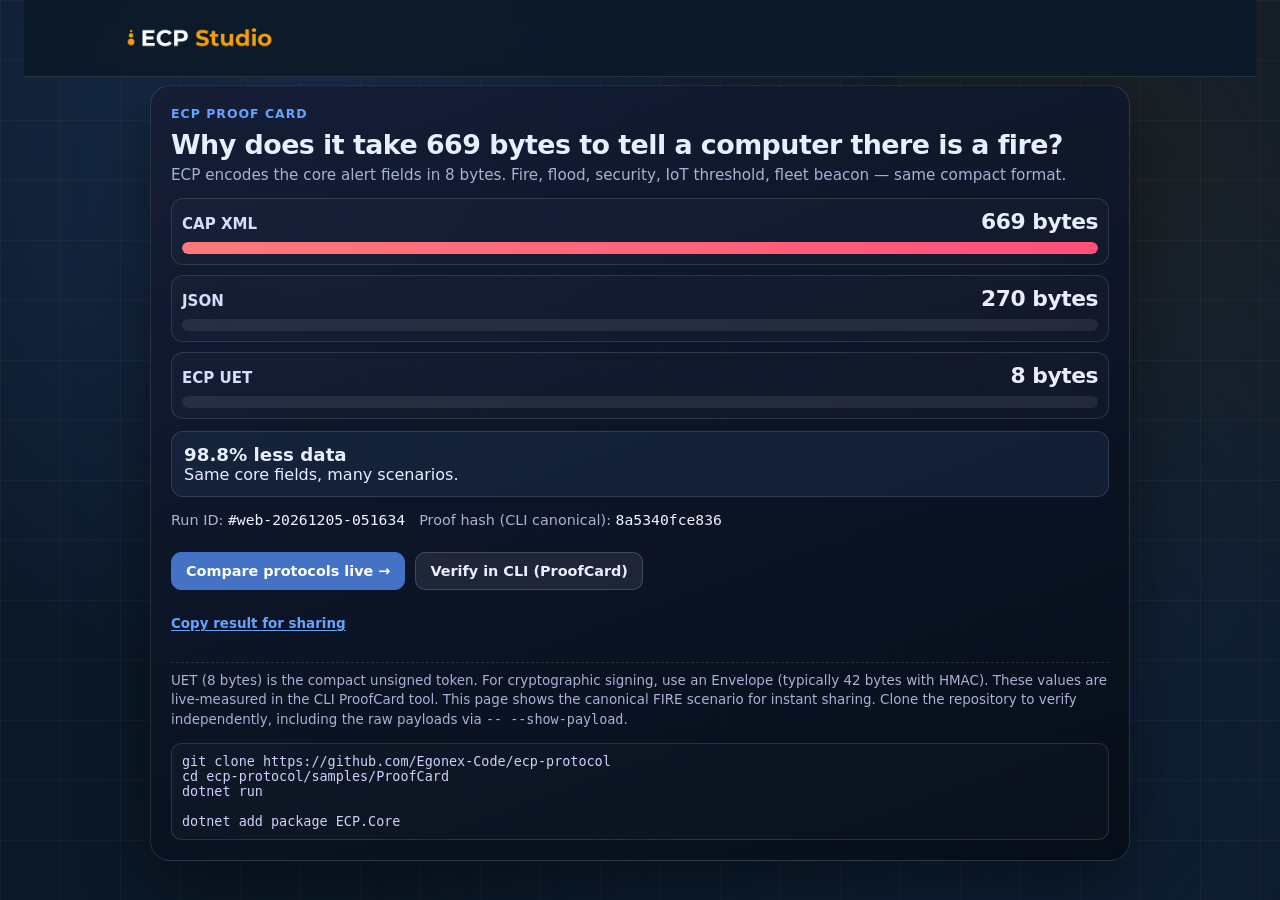
<file: docs/index.html>
<!doctype html>
<html lang="en">
<head>
  <meta charset="utf-8">
  <meta http-equiv="refresh" content="0;url=proof/">
  <title>ECP Protocol</title>
</head>
<body>
  <p>Redirecting to <a href="proof/">ECP Proof</a>...</p>
</body>
</html>
</file>
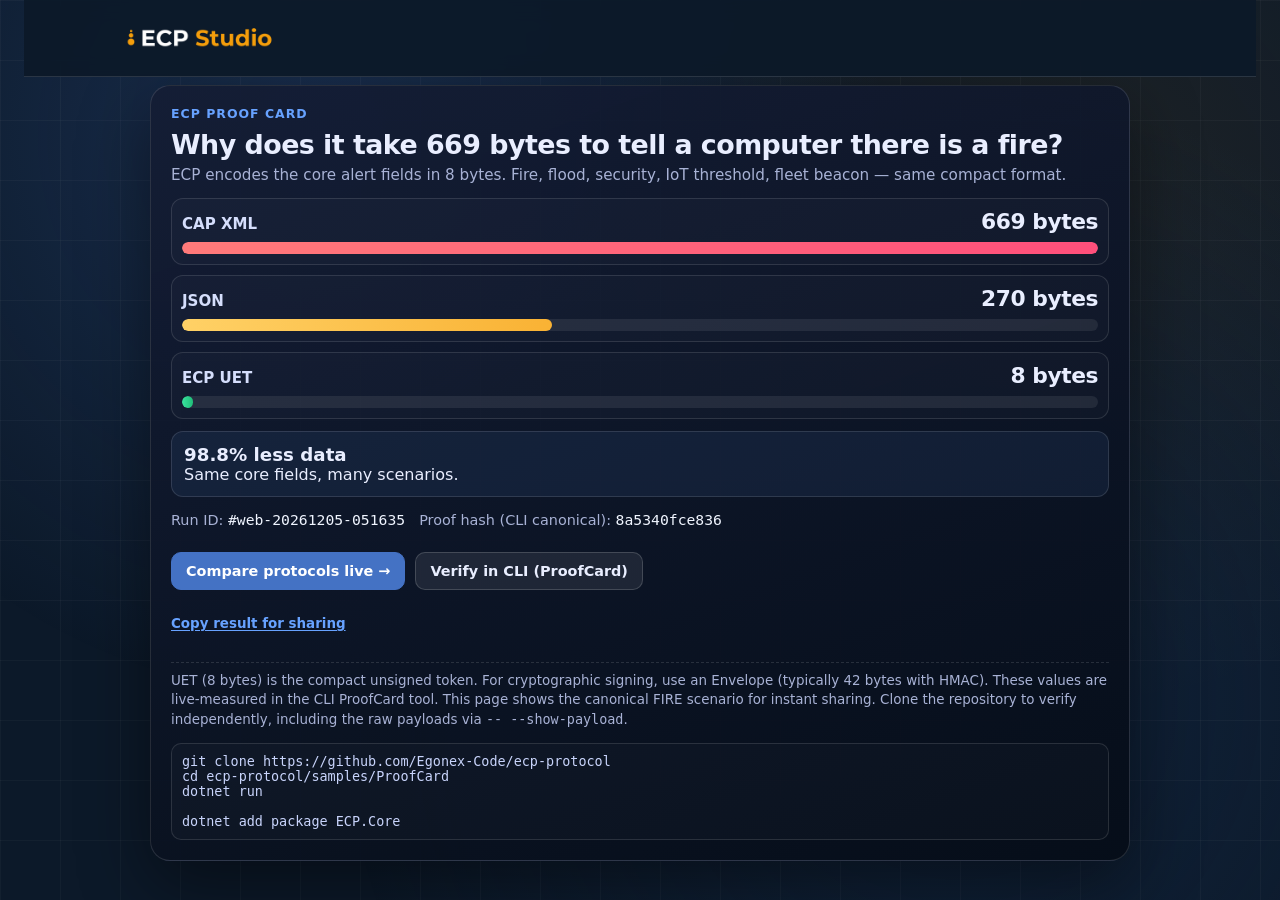
<file: docs/proof/index.html>
<!doctype html>
<html lang="en">
<head>
  <meta charset="utf-8">
  <meta name="viewport" content="width=device-width, initial-scale=1">
  <title>ECP Proof - 669 vs 8</title>
  <meta name="description" content="Canonical ECP benchmark: CAP XML 669 bytes, JSON 270 bytes, ECP UET 8 bytes. One machine alert, many scenarios.">
  <meta property="og:title" content="669 bytes for one machine alert. ECP does it in 8.">
  <meta property="og:description" content="CAP XML: 669 bytes. JSON: 270 bytes. ECP: 8 bytes. Benchmark shown with a canonical fire scenario, applicable to emergency, telemetry, command, and beacon alerts.">
  <meta property="og:type" content="website">
  <meta property="og:url" content="https://egonex-code.github.io/ecp-protocol/proof/">
  <meta name="twitter:card" content="summary">
  <meta name="twitter:title" content="669 bytes for one machine alert. ECP does it in 8.">
  <meta name="twitter:description" content="CAP XML: 669 bytes. JSON: 270 bytes. ECP: 8 bytes. Benchmark shown with a canonical fire scenario, applicable to emergency, telemetry, command, and beacon alerts.">
  <style>
    :root {
      --bg-dark: #0c1929;
      --bg-dark-mid: #132742;
      --bg-dark-deep: #060d18;
      --text: #e9eeff;
      --muted: #a8b2d5;
      --cap: #ff6b6b;
      --json: #ffd166;
      --ecp: #31e08b;
      --accent: #67a2ff;
      --border: rgba(255, 255, 255, 0.12);
      --border-light: rgba(255, 255, 255, 0.16);
      --top-shell-height: 72px;
    }

    * {
      box-sizing: border-box;
    }

    body {
      margin: 0;
      min-height: 100vh;
      font-family: ui-sans-serif, system-ui, -apple-system, Segoe UI, Roboto, Helvetica, Arial, sans-serif;
      color: var(--text);
      background: var(--bg-dark);
      position: relative;
      isolation: isolate;
      display: flex;
      flex-direction: column;
      align-items: center;
      padding: 0 24px 24px;
    }

    body::before {
      content: "";
      position: fixed;
      inset: 0;
      pointer-events: none;
      z-index: -2;
      background:
        radial-gradient(circle at 25% 15%, rgba(68, 114, 196, 0.24), transparent 46%),
        radial-gradient(circle at 75% 78%, rgba(19, 39, 66, 0.62), transparent 52%),
        radial-gradient(circle at 84% 22%, rgba(245, 158, 11, 0.08), transparent 40%);
    }

    body::after {
      content: "";
      position: fixed;
      inset: 0;
      pointer-events: none;
      z-index: -1;
      background-image:
        linear-gradient(rgba(255, 255, 255, 0.03) 1px, transparent 1px),
        linear-gradient(90deg, rgba(255, 255, 255, 0.03) 1px, transparent 1px);
      background-size: 60px 60px;
    }

    .top-shell {
      position: sticky;
      top: 0;
      z-index: 1200;
      width: 100%;
      min-height: var(--top-shell-height);
      border-bottom: 1px solid var(--border);
      background: rgba(12, 25, 41, 0.92);
      backdrop-filter: blur(10px);
    }

    .shell-inner {
      width: min(1080px, 100% - 2rem);
      margin: 0 auto;
      min-height: var(--top-shell-height);
      padding: 0.65rem 0;
      display: flex;
      align-items: center;
    }

    .brand-link {
      display: flex;
      align-items: center;
    }

    .brand-logo {
      display: block;
      width: auto;
      height: 46px;
    }

    .card {
      width: min(980px, 100%);
      margin-top: 8px;
      background: linear-gradient(160deg, rgba(20, 29, 53, 0.95), rgba(6, 13, 24, 0.96));
      border: 1px solid var(--border);
      border-radius: 20px;
      box-shadow: 0 24px 70px rgba(0, 0, 0, 0.45);
      overflow: hidden;
    }

    .inner {
      padding: 20px;
    }

    .eyebrow {
      color: var(--accent);
      letter-spacing: 0.08em;
      text-transform: uppercase;
      font-size: 0.78rem;
      margin-bottom: 8px;
      font-weight: 700;
    }

    h1 {
      margin: 0 0 6px;
      line-height: 1.16;
      font-size: clamp(1.26rem, 2.28vw, 1.68rem);
      letter-spacing: -0.02em;
      white-space: normal;
      overflow-wrap: anywhere;
      text-wrap: balance;
    }

    .sub {
      margin: 0 0 14px;
      color: var(--muted);
      font-size: 0.95rem;
    }

    .metrics {
      display: grid;
      gap: 10px;
      margin-bottom: 12px;
    }

    .metric {
      border: 1px solid var(--border);
      border-radius: 12px;
      padding: 10px;
      background: rgba(255, 255, 255, 0.02);
    }

    .metric-head {
      display: flex;
      align-items: baseline;
      justify-content: space-between;
      gap: 12px;
      margin-bottom: 8px;
    }

    .label {
      font-size: 0.94rem;
      color: #d5defc;
      font-weight: 600;
    }

    .value {
      font-size: 1.36rem;
      font-weight: 800;
      letter-spacing: -0.02em;
      font-variant-numeric: tabular-nums;
    }

    .bar-wrap {
      height: 12px;
      border-radius: 999px;
      background: rgba(255, 255, 255, 0.08);
      overflow: hidden;
    }

    .bar {
      width: 0;
      height: 100%;
      border-radius: 999px;
      transition: width 220ms linear;
    }

    .bar.cap { background: linear-gradient(90deg, #ff7a7a, #ff4f7b); }
    .bar.json { background: linear-gradient(90deg, #ffd166, #f9b234); }
    .bar.ecp { background: linear-gradient(90deg, #39e49e, #20be79); }

    .impact {
      margin: 12px 0 14px;
      padding: 12px;
      border: 1px solid var(--border);
      border-radius: 12px;
      background: rgba(103, 162, 255, 0.08);
    }

    .impact strong {
      font-size: 1.14rem;
    }

    .meta {
      display: flex;
      flex-wrap: wrap;
      align-items: center;
      gap: 4px 14px;
      margin-bottom: 24px;
      font-size: 0.9rem;
      color: var(--muted);
    }

    .meta > div {
      white-space: nowrap;
    }

    .meta code {
      color: #f0f5ff;
      font-family: ui-monospace, SFMono-Regular, Menlo, Consolas, monospace;
      font-size: 0.92rem;
    }

    .actions {
      display: flex;
      flex-wrap: wrap;
      gap: 10px;
      margin: 0 0 22px;
    }

    .action-link {
      border: 1px solid transparent;
      border-radius: 10px;
      padding: 10px 14px;
      font-weight: 700;
      font-size: 0.9rem;
      text-decoration: none;
      display: inline-flex;
      align-items: center;
      justify-content: center;
    }

    .action-link-primary {
      background: #4472c4;
      border-color: #4472c4;
      color: #fff;
    }

    .action-link-primary:hover {
      background: #345a9e;
      border-color: #345a9e;
    }

    .action-link-secondary {
      background: rgba(255, 255, 255, 0.08);
      border-color: var(--border-light);
      color: var(--text);
    }

    .action-link-secondary:hover {
      background: rgba(255, 255, 255, 0.12);
      color: #fff;
    }

    .copy-link {
      margin: 4px 0 10px;
      padding: 0;
      border: 0;
      background: transparent;
      color: var(--accent);
      cursor: pointer;
      font: inherit;
      font-size: 0.84rem;
      font-weight: 600;
      text-decoration: underline;
      text-underline-offset: 2px;
    }

    .copy-link:hover {
      color: #fff;
    }

    .copy-status {
      min-height: 1.2em;
      margin-bottom: 4px;
      color: var(--muted);
      font-size: 0.86rem;
    }

    .note {
      margin-top: 4px;
      color: var(--muted);
      font-size: 0.84rem;
      line-height: 1.45;
      border-top: 1px dashed var(--border);
      padding-top: 8px;
    }

    .cli {
      margin-top: 8px;
      border: 1px solid var(--border);
      border-radius: 10px;
      padding: 10px;
      background: rgba(255, 255, 255, 0.02);
      font-family: ui-monospace, SFMono-Regular, Menlo, Consolas, monospace;
      color: #c8d4fb;
      font-size: 0.84rem;
      white-space: pre-wrap;
    }

    @media (max-width: 640px) {
      .inner {
        padding: 16px;
      }

      .shell-inner {
        width: min(100% - 1.2rem, 100%);
      }

      .brand-logo {
        height: 42px;
      }
    }

    @media (min-width: 1024px) {
      :root {
        --top-shell-height: 76px;
      }

      .brand-logo {
        height: 50px;
      }
    }
  </style>
</head>
<body>
  <header class="top-shell" aria-label="Proof header">
    <div class="shell-inner">
      <div class="brand-link" aria-label="ECP Studio">
        <img class="brand-logo" src="../studio/ecp-studio-logo.png" alt="ECP Studio" width="280" height="66">
      </div>
    </div>
  </header>
  <main class="card">
    <div class="inner">
      <div class="eyebrow">ECP Proof Card</div>
      <h1>Why does it take 669 bytes to tell a computer there is a fire?</h1>
      <p class="sub">ECP encodes the core alert fields in 8 bytes. Fire, flood, security, IoT threshold, fleet beacon — same compact format.</p>

      <section class="metrics" aria-label="Byte comparison">
        <article class="metric" data-key="cap" data-value="669">
          <div class="metric-head">
            <span class="label">CAP XML</span>
            <span class="value" id="cap-value">669 bytes</span>
          </div>
          <div class="bar-wrap"><div class="bar cap" id="cap-bar" style="width:100%"></div></div>
        </article>

        <article class="metric" data-key="json" data-value="270">
          <div class="metric-head">
            <span class="label">JSON</span>
            <span class="value" id="json-value">270 bytes</span>
          </div>
          <div class="bar-wrap"><div class="bar json" id="json-bar" style="width:40.4%"></div></div>
        </article>

        <article class="metric" data-key="ecp" data-value="8">
          <div class="metric-head">
            <span class="label">ECP UET</span>
            <span class="value" id="ecp-value">8 bytes</span>
          </div>
          <div class="bar-wrap"><div class="bar ecp" id="ecp-bar" style="width:1.2%"></div></div>
        </article>
      </section>

      <section class="impact" aria-live="polite">
        <strong id="impact-text">98.8% less data</strong>
        <div>Same core fields, many scenarios.</div>
      </section>

      <section class="meta">
        <div>Run ID: <code id="run-id">#pending</code></div>
        <div>Proof hash (CLI canonical): <code id="proof-hash">8a5340fce836</code></div>
      </section>

      <section class="actions">
        <a class="action-link action-link-primary" href="../studio/?ref=proof">Compare protocols live &rarr;</a>
        <a class="action-link action-link-secondary" href="https://github.com/Egonex-Code/ecp-protocol/tree/main/samples/ProofCard" target="_blank" rel="noopener noreferrer">Verify in CLI (ProofCard)</a>
      </section>
      <button id="copy-btn" class="copy-link" type="button">Copy result for sharing</button>
      <div class="copy-status" id="copy-status"></div>

      <p class="note">
        UET (8 bytes) is the compact unsigned token. For cryptographic signing, use an Envelope (typically 42 bytes with HMAC).
        These values are live-measured in the CLI ProofCard tool. This page shows the canonical FIRE scenario for instant sharing.
        Clone the repository to verify independently, including the raw payloads via <code>-- --show-payload</code>.
      </p>

      <div class="cli">git clone https://github.com/Egonex-Code/ecp-protocol
cd ecp-protocol/samples/ProofCard
dotnet run

dotnet add package ECP.Core</div>
    </div>
  </main>

  <script>
    (function () {
      const CANONICAL = {
        cap: 669,
        json: 270,
        ecp: 8,
        proofHash: "8a5340fce836"
      };

      const max = CANONICAL.cap;
      const reduction = ((1 - (CANONICAL.ecp / CANONICAL.cap)) * 100).toFixed(1);
      const runId = buildTimestampRunId();

      document.getElementById("run-id").textContent = runId;
      document.getElementById("proof-hash").textContent = CANONICAL.proofHash;
      document.getElementById("impact-text").textContent = reduction + "% less data";

      const canAnimate = typeof requestAnimationFrame === "function";
      if (canAnimate) {
        resetBars();
        animateMetric("cap", CANONICAL.cap, max, 0);
        animateMetric("json", CANONICAL.json, max, 280);
        animateMetric("ecp", CANONICAL.ecp, max, 560);
      }

      const refCode = parseRefCode();
      trackProofVisit(refCode);

      function resetBars() {
        ["cap", "json", "ecp"].forEach(function (key) {
          document.getElementById(key + "-bar").style.width = "0%";
        });
      }

      const copyBtn = document.getElementById("copy-btn");
      const copyStatus = document.getElementById("copy-status");

      copyBtn.addEventListener("click", async function () {
        const shareText = [
          "I ran ECP Proof " + runId + ":",
          "CAP XML " + CANONICAL.cap + "B | JSON " + CANONICAL.json + "B | ECP " + CANONICAL.ecp + "B.",
          reduction + "% less data vs CAP. Proof " + CANONICAL.proofHash + ".",
          "https://egonex-code.github.io/ecp-protocol/proof",
          "#ECP #OpenSource #DotNet"
        ].join("\n");

        try {
          await navigator.clipboard.writeText(shareText);
          copyStatus.textContent = "Copied. Paste it where you want to share.";
        } catch (error) {
          copyStatus.textContent = "Copy failed. You can still select and copy manually.";
        }
      });

      function animateMetric(key, targetValue, maxValue, delayMs) {
        const barEl = document.getElementById(key + "-bar");
        const widthPct = (targetValue / maxValue) * 100;
        setTimeout(function () {
          barEl.style.width = widthPct + "%";
        }, delayMs);
      }

      function parseRefCode() {
        const params = new URLSearchParams(window.location.search);
        const rawRef = params.get("ref");
        if (!rawRef) {
          return "";
        }

        const normalized = rawRef.trim().toLowerCase();
        if (!/^[a-z0-9_-]{1,32}$/.test(normalized)) {
          return "";
        }

        return normalized;
      }

      function shouldTrackVisit() {
        const doNotTrack = String(
          navigator.doNotTrack || window.doNotTrack || navigator.msDoNotTrack || ""
        ).toLowerCase();

        return doNotTrack !== "1" && doNotTrack !== "yes";
      }

      function trackProofVisit(ref) {
        if (!shouldTrackVisit()) {
          return;
        }

        const namespace = "ecp-proof-v1";
        const keys = ["total"];
        if (ref) {
          keys.push("ref-" + ref);
        }

        keys.forEach(function (key) {
          const apiKey = namespace + "-" + key;
          const endpoint =
            "https://countapi.mileshilliard.com/api/v1/hit/" +
            encodeURIComponent(apiKey);

          fetch(endpoint, {
            method: "GET",
            cache: "no-store",
            mode: "no-cors"
          }).catch(function () {
            // Ignore telemetry failures to keep the page resilient.
          });
        });
      }

      function buildTimestampRunId() {
        const now = new Date();
        const yyyy = String(now.getUTCFullYear());
        const mm = String(now.getUTCMonth() + 1).padStart(2, "0");
        const dd = String(now.getUTCDate()).padStart(2, "0");
        const hh = String(now.getUTCHours()).padStart(2, "0");
        const mi = String(now.getUTCMinutes()).padStart(2, "0");
        const ss = String(now.getUTCSeconds()).padStart(2, "0");
        return "#web-" + yyyy + mm + dd + "-" + hh + mi + ss;
      }
    })();
  </script>
</body>
</html>
</file>
